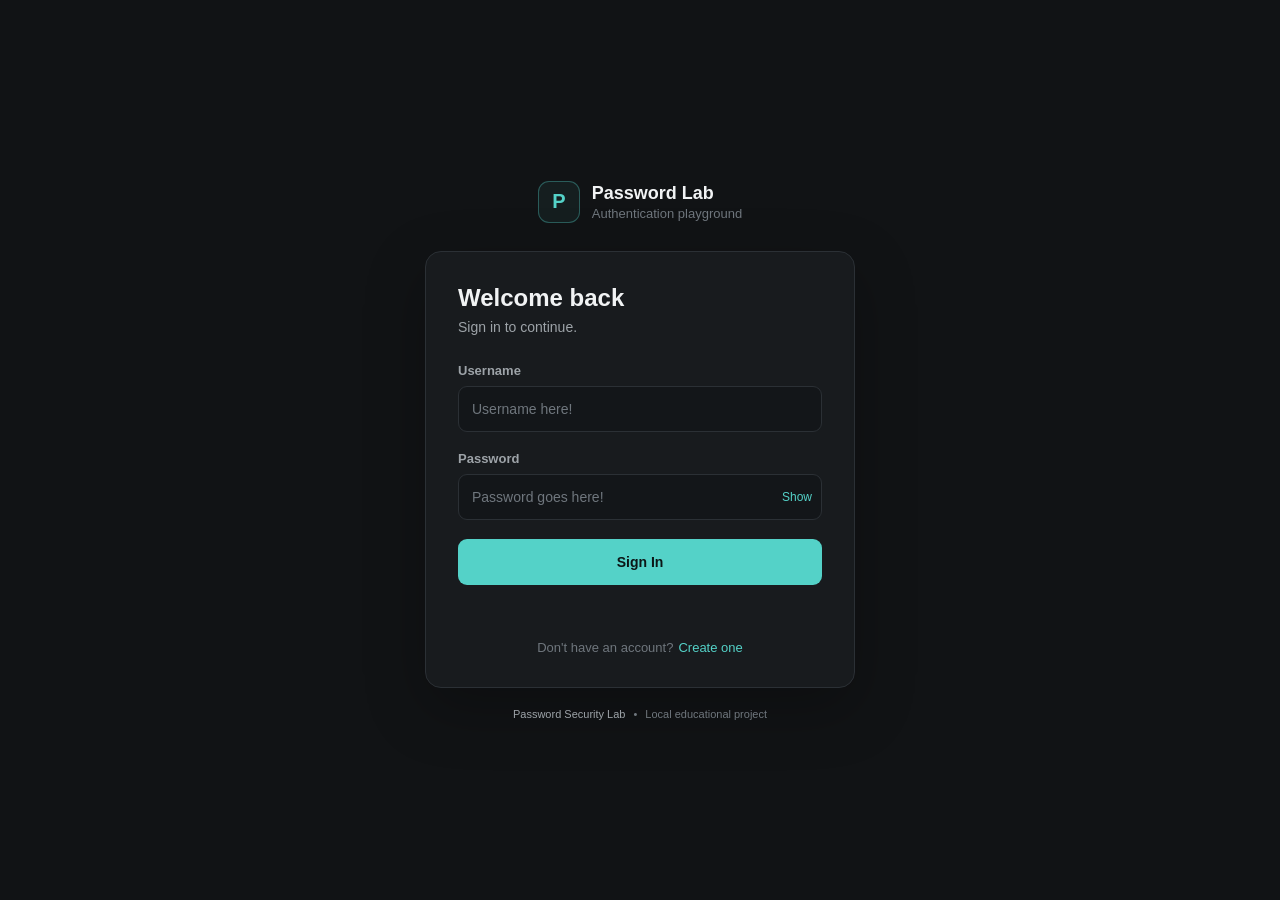
<file: frontend/index.html>
<!DOCTYPE html>
<html lang="en">
<head>
    <meta charset="UTF-8">
    <meta name="viewport" content="width=device-width, initial-scale=1.0">

    <title>Password Security Lab</title>

    <link rel="stylesheet" href="styles.css">
</head>

<body>

    <main class="auth-page">

        <!-- BRAND -->
        <div class="brand">
            <div class="brand-icon">P</div>

            <div>
                <h1>Password Lab</h1>
                <p>Authentication playground</p>
            </div>
        </div>


        <!-- AUTH CARD -->
        <section class="auth-card">

            <!-- LOGIN -->
            <div id="loginView">

                <div class="auth-header">
                    <h2>Welcome back</h2>
                    <p>Sign in to continue.</p>
                </div>

                <div class="form-group">
                    <label for="loginUsername">Username</label>

                    <input
                        id="loginUsername"
                        type="text"
                        placeholder="Username here!"
                        autocomplete="username"
                    >
                </div>


                <div class="form-group">
                    <label for="loginPassword">Password</label>

                    <div class="password-wrapper">

                        <input
                            id="loginPassword"
                            type="password"
                            placeholder="Password goes here!"
                            autocomplete="current-password"
                        >

                        <button
                            type="button"
                            class="password-toggle"
                            data-target="loginPassword"
                        >
                            Show
                        </button>

                    </div>
                </div>


                <button id="loginButton" class="primary-button">
                    Sign In
                </button>


                <p id="loginMessage" class="message"></p>


                <div class="switch-auth">
                    <span>Don't have an account?</span>

                    <button id="showRegisterButton" class="text-button">
                        Create one
                    </button>
                </div>

            </div>


            <!-- REGISTER -->
            <div id="registerView" class="hidden">

                <div class="auth-header">
                    <h2>Create account</h2>
                    <p>Make yourself at home.</p>
                </div>


                <div class="form-group">
                    <label for="registerUsername">Username</label>

                    <input
                        id="registerUsername"
                        type="text"
                        placeholder="Username goes here!"
                        autocomplete="username"
                    >
                </div>


                <div class="form-group">
                    <label for="registerPassword">Password</label>

                    <div class="password-wrapper">

                        <input
                            id="registerPassword"
                            type="password"
                            placeholder="Password here!"
                            autocomplete="new-password"
                        >

                        <button
                            type="button"
                            class="password-toggle"
                            data-target="registerPassword"
                        >
                            Show
                        </button>

                    </div>
                </div>


                <!-- PASSWORD STRENGTH -->
                <div class="strength-section">

                    <div class="strength-header">
                        <span>Password strength</span>
                        <span id="strengthText">Enter a password</span>
                    </div>

                    <div class="strength-bar">
                        <div id="strengthFill"></div>
                    </div>

                </div>


                <button id="registerButton" class="primary-button">
                    Create Account
                </button>


                <p id="registerMessage" class="message"></p>


                <div class="switch-auth">
                    <span>Already have an account?</span>

                    <button id="showLoginButton" class="text-button">
                        Sign in
                    </button>
                </div>

            </div>

        </section>


        <!-- FOOTER -->
        <footer>
            <span>Password Security Lab</span>
            <span>Local educational project</span>
        </footer>

    </main>


    <script src="script.js"></script>

</body>
</html>
</file>
<file: frontend/styles.css>
* {
    box-sizing: border-box;
    margin: 0;
    padding: 0;
}

:root {
    --background: #111315;
    --surface: #181b1e;
    --surface-light: #202428;
    --border: #2b3035;

    --text: #f1f3f4;
    --text-secondary: #9da3a8;
    --text-muted: #6f767d;

    --accent: #54d2c8;
    --accent-hover: #68ded5;

    --danger: #ef6b73;
    --success: #63d39b;
}

body {
    font-family:
        Inter,
        -apple-system,
        BlinkMacSystemFont,
        "Segoe UI",
        sans-serif;

    background: var(--background);
    color: var(--text);

    min-height: 100vh;
}


/* =========================
   AUTH PAGE
========================= */

.auth-page {
    min-height: 100vh;

    display: flex;
    flex-direction: column;

    justify-content: center;
    align-items: center;

    padding: 32px 20px;
}


/* BRAND */

.brand {
    display: flex;
    align-items: center;
    gap: 12px;

    margin-bottom: 28px;
}

.brand-icon {
    width: 42px;
    height: 42px;

    display: flex;
    align-items: center;
    justify-content: center;

    border: 1px solid rgba(84, 210, 200, 0.35);

    border-radius: 11px;

    color: var(--accent);

    font-size: 20px;
    font-weight: 700;

    background: rgba(84, 210, 200, 0.06);
}

.brand h1 {
    font-size: 18px;
    font-weight: 650;
}

.brand p {
    margin-top: 2px;

    font-size: 13px;
    color: var(--text-muted);
}


/* AUTH CARD */

.auth-card {
    width: 100%;
    max-width: 430px;

    background: var(--surface);

    border: 1px solid var(--border);

    border-radius: 16px;

    padding: 32px;

    box-shadow:
        0 20px 60px rgba(0, 0, 0, 0.25);
}


/* HEADER */

.auth-header {
    margin-bottom: 28px;
}

.auth-header h2 {
    font-size: 24px;
    font-weight: 650;
}

.auth-header p {
    margin-top: 7px;

    color: var(--text-secondary);

    font-size: 14px;
}


/* FORM */

.form-group {
    margin-bottom: 19px;
}

.form-group label {
    display: block;

    margin-bottom: 8px;

    font-size: 13px;
    font-weight: 550;

    color: var(--text-secondary);
}

input {
    width: 100%;

    height: 46px;

    padding: 0 13px;

    border-radius: 9px;

    border: 1px solid var(--border);

    background: #131619;

    color: var(--text);

    outline: none;

    font-size: 14px;

    transition:
        border-color 0.2s,
        box-shadow 0.2s;
}

input::placeholder {
    color: var(--text-muted);
}

input:focus {
    border-color: rgba(84, 210, 200, 0.7);

    box-shadow:
        0 0 0 3px rgba(84, 210, 200, 0.08);
}


/* PASSWORD */

.password-wrapper {
    position: relative;
}

.password-wrapper input {
    padding-right: 65px;
}

.password-toggle {
    position: absolute;

    right: 10px;
    top: 50%;

    transform: translateY(-50%);

    border: none;

    background: transparent;

    color: var(--accent);

    font-size: 12px;

    cursor: pointer;
}


/* BUTTON */

.primary-button {
    width: 100%;

    height: 46px;

    border: none;
    border-radius: 9px;

    background: var(--accent);

    color: #0c1717;

    font-size: 14px;
    font-weight: 650;

    cursor: pointer;

    transition:
        background 0.2s,
        transform 0.1s;
}

.primary-button:hover {
    background: var(--accent-hover);
}

.primary-button:active {
    transform: scale(0.99);
}

.primary-button:disabled {
    opacity: 0.6;
    cursor: not-allowed;
}


/* SWITCH */

.switch-auth {
    margin-top: 23px;

    display: flex;
    justify-content: center;
    gap: 5px;

    font-size: 13px;

    color: var(--text-muted);
}

.text-button {
    border: none;
    background: none;

    color: var(--accent);

    cursor: pointer;

    font-size: 13px;
}

.text-button:hover {
    text-decoration: underline;
}


/* MESSAGES */

.message {
    min-height: 20px;

    margin-top: 12px;

    font-size: 13px;

    line-height: 1.5;
}

.message.success {
    color: var(--success);
}

.message.error {
    color: var(--danger);
}


/* PASSWORD STRENGTH */

.strength-section {
    margin-top: -4px;
    margin-bottom: 20px;
}

.strength-header {
    display: flex;
    justify-content: space-between;

    margin-bottom: 8px;

    font-size: 11px;

    color: var(--text-muted);
}

.strength-bar {
    height: 4px;

    overflow: hidden;

    border-radius: 10px;

    background: #292e32;
}

#strengthFill {
    width: 0%;
    height: 100%;

    background: var(--accent);

    transition: width 0.25s ease;
}


/* FOOTER */

footer {
    display: flex;
    gap: 8px;

    margin-top: 20px;

    font-size: 11px;

    color: var(--text-muted);
}

footer span:first-child {
    color: var(--text-secondary);
}

footer span:first-child::after {
    content: "•";

    margin-left: 8px;

    color: var(--text-muted);
}


/* =========================
   APP
========================= */

.app-layout {
    min-height: 100vh;

    display: flex;
}


/* SIDEBAR */

.sidebar {
    width: 230px;

    display: flex;
    flex-direction: column;

    padding: 22px 14px;

    border-right: 1px solid var(--border);

    background: #151719;
}

.sidebar-brand {
    display: flex;
    align-items: center;

    gap: 10px;

    padding: 4px 8px 25px;
}

.sidebar-brand .brand-icon {
    width: 34px;
    height: 34px;

    font-size: 16px;

    border-radius: 9px;
}

.sidebar-brand strong {
    display: block;

    font-size: 13px;
}

.sidebar-brand span {
    display: block;

    margin-top: 3px;

    font-size: 10px;

    color: var(--text-muted);
}


/* NAV */

.sidebar-nav {
    display: flex;
    flex-direction: column;

    gap: 4px;
}

.nav-item {
    display: flex;
    align-items: center;

    gap: 11px;

    padding: 10px 11px;

    border-radius: 8px;

    color: var(--text-secondary);

    text-decoration: none;

    font-size: 13px;
}

.nav-item:hover,
.nav-item.active {
    background: var(--surface-light);

    color: var(--text);
}

.nav-item.active {
    color: var(--accent);
}


/* SIDEBAR BOTTOM */

.sidebar-bottom {
    margin-top: auto;
}

.logout-button {
    width: 100%;

    padding: 10px;

    border: 1px solid var(--border);

    border-radius: 8px;

    background: transparent;

    color: var(--text-secondary);

    cursor: pointer;

    font-size: 12px;
}

.logout-button:hover {
    color: var(--danger);

    border-color: rgba(239, 107, 115, 0.35);
}


/* MAIN */

.app-main {
    flex: 1;

    max-width: 1100px;

    margin: 0 auto;

    padding: 38px 48px;
}


/* HEADER */

.app-header {
    display: flex;
    justify-content: space-between;
    align-items: center;

    padding-bottom: 30px;

    border-bottom: 1px solid var(--border);
}

.eyebrow {
    margin-bottom: 7px;

    font-size: 10px;

    text-transform: uppercase;

    letter-spacing: 0.12em;

    color: var(--text-muted);
}

.app-header h1 {
    font-size: 25px;
    font-weight: 650;
}


/* ACCOUNT BUTTON */

.account-button {
    display: flex;
    align-items: center;

    gap: 9px;

    padding: 6px 10px 6px 6px;

    border: 1px solid var(--border);

    border-radius: 9px;

    background: var(--surface);

    color: var(--text);

    cursor: pointer;
}

.account-button:hover {
    background: var(--surface-light);
}

.account-button > span:first-child {
    width: 28px;
    height: 28px;

    display: flex;
    align-items: center;
    justify-content: center;

    border-radius: 7px;

    background: rgba(84, 210, 200, 0.1);

    color: var(--accent);

    font-size: 12px;
    font-weight: 650;
}

.account-arrow {
    color: var(--text-muted);

    font-size: 11px;
}


/* EMPTY */

.empty-dashboard {
    min-height: 330px;

    display: flex;
    flex-direction: column;

    justify-content: center;
    align-items: center;

    text-align: center;
}

.empty-icon {
    width: 48px;
    height: 48px;

    display: flex;
    align-items: center;
    justify-content: center;

    margin-bottom: 16px;

    border: 1px solid var(--border);

    border-radius: 12px;

    color: var(--text-muted);

    font-size: 22px;
}

.empty-dashboard h2 {
    font-size: 17px;
}

.empty-dashboard p {
    margin-top: 8px;

    color: var(--text-muted);

    font-size: 13px;

    line-height: 1.7;
}


/* ABOUT */

.about-card {
    display: flex;
    justify-content: space-between;
    gap: 40px;

    padding: 24px;

    border: 1px solid var(--border);

    border-radius: 13px;

    background: var(--surface);
}

.about-card h2 {
    margin-bottom: 8px;

    font-size: 16px;
}

.about-card p {
    max-width: 550px;

    color: var(--text-secondary);

    font-size: 13px;

    line-height: 1.7;
}

.tech-list {
    min-width: 190px;
}

.tech-item {
    display: flex;
    justify-content: space-between;

    padding: 8px 0;

    border-bottom: 1px solid var(--border);

    font-size: 11px;
}

.tech-item span {
    color: var(--text-muted);
}

.tech-item strong {
    color: var(--text-secondary);

    font-weight: 550;
}


/* ACCOUNT MENU */

.account-menu {
    position: fixed;

    top: 76px;
    right: 35px;

    width: 210px;

    padding: 8px;

    border: 1px solid var(--border);

    border-radius: 12px;

    background: var(--surface);

    box-shadow:
        0 20px 50px rgba(0, 0, 0, 0.35);

    z-index: 100;
}

.account-menu-header {
    display: flex;
    align-items: center;

    gap: 10px;

    padding: 8px;
}

.account-menu-header > span {
    width: 30px;
    height: 30px;

    display: flex;
    align-items: center;
    justify-content: center;

    border-radius: 8px;

    background: rgba(84, 210, 200, 0.1);

    color: var(--accent);

    font-size: 12px;
}

.account-menu-header strong,
.account-menu-header span {
    display: block;
}

.account-menu-header div span {
    margin-top: 2px;

    font-size: 10px;

    color: var(--text-muted);
}

.account-menu button {
    width: 100%;

    padding: 9px;

    border: none;

    border-radius: 7px;

    background: transparent;

    text-align: left;

    color: var(--text-secondary);

    cursor: pointer;

    font-size: 12px;
}

.account-menu button:hover {
    background: var(--surface-light);

    color: var(--text);
}

.menu-divider {
    height: 1px;

    margin: 5px 0;

    background: var(--border);
}


/* UTIL */

.hidden {
    display: none !important;
}


/* MOBILE */

@media (max-width: 700px) {

    .sidebar {
        width: 65px;

        padding: 15px 8px;
    }

    .sidebar-brand div:not(.brand-icon),
    .nav-item:not(.active) span:last-child {
        display: none;
    }

    .sidebar-brand {
        justify-content: center;
    }

    .nav-item {
        justify-content: center;
    }

    .nav-item span:last-child {
        display: none;
    }

    .app-main {
        padding: 25px 20px;
    }

    .about-card {
        flex-direction: column;
    }

    .tech-list {
        min-width: 0;
    }

    .account-menu {
        right: 15px;
    }

}

/* =========================
   ACCOUNT / SETTINGS
========================= */

.settings-section {
    margin-top: 28px;

    border: 1px solid var(--border);
    border-radius: 13px;

    background: var(--surface);

    overflow: hidden;
}

.settings-heading {
    padding: 20px 22px;

    border-bottom: 1px solid var(--border);
}

.settings-heading h2 {
    font-size: 15px;
    font-weight: 650;
}

.settings-heading p {
    margin-top: 5px;

    color: var(--text-muted);

    font-size: 12px;
}

.setting-row {
    display: flex;
    align-items: center;
    justify-content: space-between;

    gap: 20px;

    padding: 20px 22px;
}

.setting-label {
    display: block;

    margin-bottom: 6px;

    color: var(--text-muted);

    font-size: 11px;
}

.setting-row strong {
    font-size: 13px;
    font-weight: 550;

    color: var(--text);
}


/* SECONDARY BUTTON */

.secondary-button {
    min-width: 125px;

    height: 38px;

    padding: 0 13px;

    border: 1px solid var(--border);

    border-radius: 8px;

    background: var(--surface-light);

    color: var(--text-secondary);

    font-size: 12px;
    font-weight: 550;

    cursor: pointer;

    transition:
        background 0.2s,
        border-color 0.2s,
        color 0.2s;
}

.secondary-button:hover {
    background: #272c30;

    border-color: #3a4147;

    color: var(--text);
}


/* ACCOUNT INFO */

.info-row {
    display: flex;
    justify-content: space-between;
    align-items: center;

    padding: 15px 22px;

    border-bottom: 1px solid var(--border);

    font-size: 12px;

    color: var(--text-secondary);
}

.info-row:last-child {
    border-bottom: none;
}

.status-active {
    color: var(--success);
}


/* =========================
   MODALS
========================= */

.modal-overlay {
    position: fixed;

    inset: 0;

    display: flex;
    align-items: center;
    justify-content: center;

    padding: 20px;

    background: rgba(0, 0, 0, 0.65);

    backdrop-filter: blur(4px);

    z-index: 1000;
}

.modal {
    width: 100%;
    max-width: 430px;

    padding: 25px;

    border: 1px solid var(--border);

    border-radius: 14px;

    background: var(--surface);

    box-shadow:
        0 25px 80px rgba(0, 0, 0, 0.45);
}


/* MODAL HEADER */

.modal-header {
    display: flex;
    justify-content: space-between;
    align-items: flex-start;

    margin-bottom: 25px;
}

.modal-header h2 {
    font-size: 19px;
    font-weight: 650;
}

.modal-close {
    width: 30px;
    height: 30px;

    border: none;

    border-radius: 7px;

    background: transparent;

    color: var(--text-muted);

    font-size: 22px;

    line-height: 1;

    cursor: pointer;
}

.modal-close:hover {
    background: var(--surface-light);

    color: var(--text);
}


/* MODAL BUTTONS */

.modal-actions {
    display: flex;
    justify-content: flex-end;

    gap: 9px;

    margin-top: 20px;
}

.modal-actions .secondary-button {
    min-width: 85px;
}

.modal-primary {
    width: auto;

    min-width: 140px;

    padding: 0 15px;
}


/* MODAL FORM */

.modal .form-group {
    margin-bottom: 17px;
}


/* MOBILE SETTINGS */

@media (max-width: 700px) {

    .setting-row {
        align-items: flex-start;

        flex-direction: column;
    }

    .setting-row .secondary-button {
        width: 100%;
    }

    .info-row {
        gap: 15px;
    }

}

/* =========================
   APP PAGE
========================= */

.app-layout {
    display: flex;
    min-height: 100vh;
    background: var(--background);
}


/* =========================
   SIDEBAR
========================= */

.sidebar {
    width: 220px;
    min-height: 100vh;
    padding: 24px 15px 15px;
    display: flex;
    flex-direction: column;
    border-right: 1px solid var(--border);
    background: var(--surface);
}

.sidebar-brand {
    display: flex;
    align-items: center;
    gap: 11px;
    padding: 0 8px;
    margin-bottom: 30px;
}

.brand-logo {
    width: 30px;
    height: 30px;
    display: flex;
    align-items: center;
    justify-content: center;
    border-radius: 8px;
    background: var(--accent);
    color: #111;
    font-size: 15px;
    font-weight: 750;
}

.sidebar-brand h1 {
    font-size: 15px;
    font-weight: 650;
    color: var(--text);
}

.sidebar-brand span {
    display: block;
    margin-top: 2px;
    color: var(--text-muted);
    font-size: 10px;
}

.sidebar-nav {
    display: flex;
    flex-direction: column;
    gap: 4px;
}

.nav-item {
    height: 38px;
    display: flex;
    align-items: center;
    padding: 0 11px;
    border-radius: 8px;
    color: var(--text-secondary);
    text-decoration: none;
    font-size: 12px;
    transition: 0.2s;
}

.nav-item:hover {
    background: var(--surface-light);
    color: var(--text);
}

.nav-item.active {
    background: var(--surface-light);
    color: var(--accent);
}

.sidebar-bottom {
    margin-top: auto;
}

.logout-button {
    width: 100%;
    height: 36px;
    border: 1px solid var(--border);
    border-radius: 8px;
    background: transparent;
    color: var(--text-secondary);
    font-size: 11px;
    cursor: pointer;
    transition: 0.2s;
}

.logout-button:hover {
    background: var(--surface-light);
    color: var(--text);
}


/* =========================
   MAIN CONTENT
========================= */

.main-content {
    flex: 1;
    min-width: 0;
}

.topbar {
    height: 70px;
    padding: 0 32px;
    display: flex;
    align-items: center;
    justify-content: space-between;
    border-bottom: 1px solid var(--border);
    background: var(--background);
}

.topbar h2 {
    font-size: 17px;
    font-weight: 650;
}


/* =========================
   ACCOUNT BUTTON
========================= */

.account-button {
    display: flex;
    align-items: center;
    gap: 9px;
    padding: 5px 9px 5px 5px;
    border: 1px solid var(--border);
    border-radius: 9px;
    background: var(--surface);
    color: var(--text-secondary);
    font-size: 11px;
    cursor: pointer;
}

.account-button:hover {
    background: var(--surface-light);
}

.account-initial {
    width: 27px;
    height: 27px;
    display: flex;
    align-items: center;
    justify-content: center;
    border-radius: 7px;
    background: var(--accent);
    color: #111;
    font-size: 11px;
    font-weight: 700;
}


/* =========================
   DASHBOARD
========================= */

.dashboard {
    max-width: 1050px;
    padding: 32px;
}

.empty-state {
    padding: 25px 0 30px;
}

.empty-state h2 {
    font-size: 22px;
    font-weight: 650;
    color: var(--text);
}

.empty-state p {
    max-width: 600px;
    margin-top: 7px;
    color: var(--text-muted);
    font-size: 12px;
    line-height: 1.6;
}


/* =========================
   ABOUT CARD
========================= */

.about-card {
    display: grid;
    grid-template-columns: 180px 1fr 220px;
    gap: 25px;
    padding: 22px;
    border: 1px solid var(--border);
    border-radius: 12px;
    background: var(--surface);
}

.section-label {
    display: block;
    margin-bottom: 7px;
    color: var(--text-muted);
    font-size: 9px;
    font-weight: 650;
    letter-spacing: 0.08em;
}

.about-header h2 {
    font-size: 13px;
    font-weight: 650;
}

.about-description {
    align-self: center;
    color: var(--text-muted);
    font-size: 11px;
    line-height: 1.7;
}

.about-details {
    display: flex;
    flex-direction: column;
    justify-content: center;
    gap: 9px;
}

.about-detail {
    display: flex;
    flex-direction: column;
    gap: 2px;
}

.about-detail span {
    color: var(--text-muted);
    font-size: 10px;
}

.about-detail strong {
    color: var(--text);
    font-size: 11px;
    font-weight: 550;
}


/* =========================
   ACCOUNT MENU
========================= */

.account-menu {
    position: fixed;
    top: 68px;
    right: 25px;
    width: 210px;
    padding: 8px;
    border: 1px solid var(--border);
    border-radius: 11px;
    background: var(--surface);
    box-shadow: 0 20px 50px rgba(0, 0, 0, 0.35);
    z-index: 100;
}

.account-menu-header {
    display: flex;
    align-items: center;
    gap: 9px;
    padding: 9px;
}

.account-menu-header strong {
    display: block;
    color: var(--text);
    font-size: 11px;
}

.account-menu-header span:not(.account-initial) {
    display: block;
    margin-top: 2px;
    color: var(--text-muted);
    font-size: 9px;
}

.account-menu-divider {
    height: 1px;
    margin: 5px 0;
    background: var(--border);
}

.account-menu-item {
    width: 100%;
    height: 34px;
    padding: 0 9px;
    border: none;
    border-radius: 7px;
    background: transparent;
    color: var(--text-secondary);
    text-align: left;
    font-size: 11px;
    cursor: pointer;
}

.account-menu-item:hover {
    background: var(--surface-light);
    color: var(--text);
}

.account-menu-item.danger:hover {
    color: #e06c75;
}


/* =========================
   HIDDEN
========================= */

.hidden {
    display: none !important;
}


/* =========================
   RESPONSIVE
========================= */

@media (max-width: 800px) {

    .sidebar {
        width: 180px;
    }

    .dashboard {
        padding: 24px;
    }

    .about-card {
        grid-template-columns: 1fr;
        gap: 18px;
    }

    .about-details {
        display: grid;
        grid-template-columns: repeat(3, 1fr);
    }
}


@media (max-width: 600px) {

    .sidebar {
        width: 65px;
        padding: 20px 8px;
    }

    .sidebar-brand {
        justify-content: center;
        padding: 0;
    }

    .sidebar-brand > div:last-child,
    .nav-item span,
    .logout-button {
        display: none;
    }

    .nav-item {
        justify-content: center;
        padding: 0;
    }

    .topbar {
        padding: 0 18px;
    }

    .dashboard {
        padding: 20px;
    }

    .account-button {
        padding-right: 5px;
    }

    #accountUsername {
        display: none;
    }

    .about-details {
        grid-template-columns: 1fr;
    }
}
</file>
